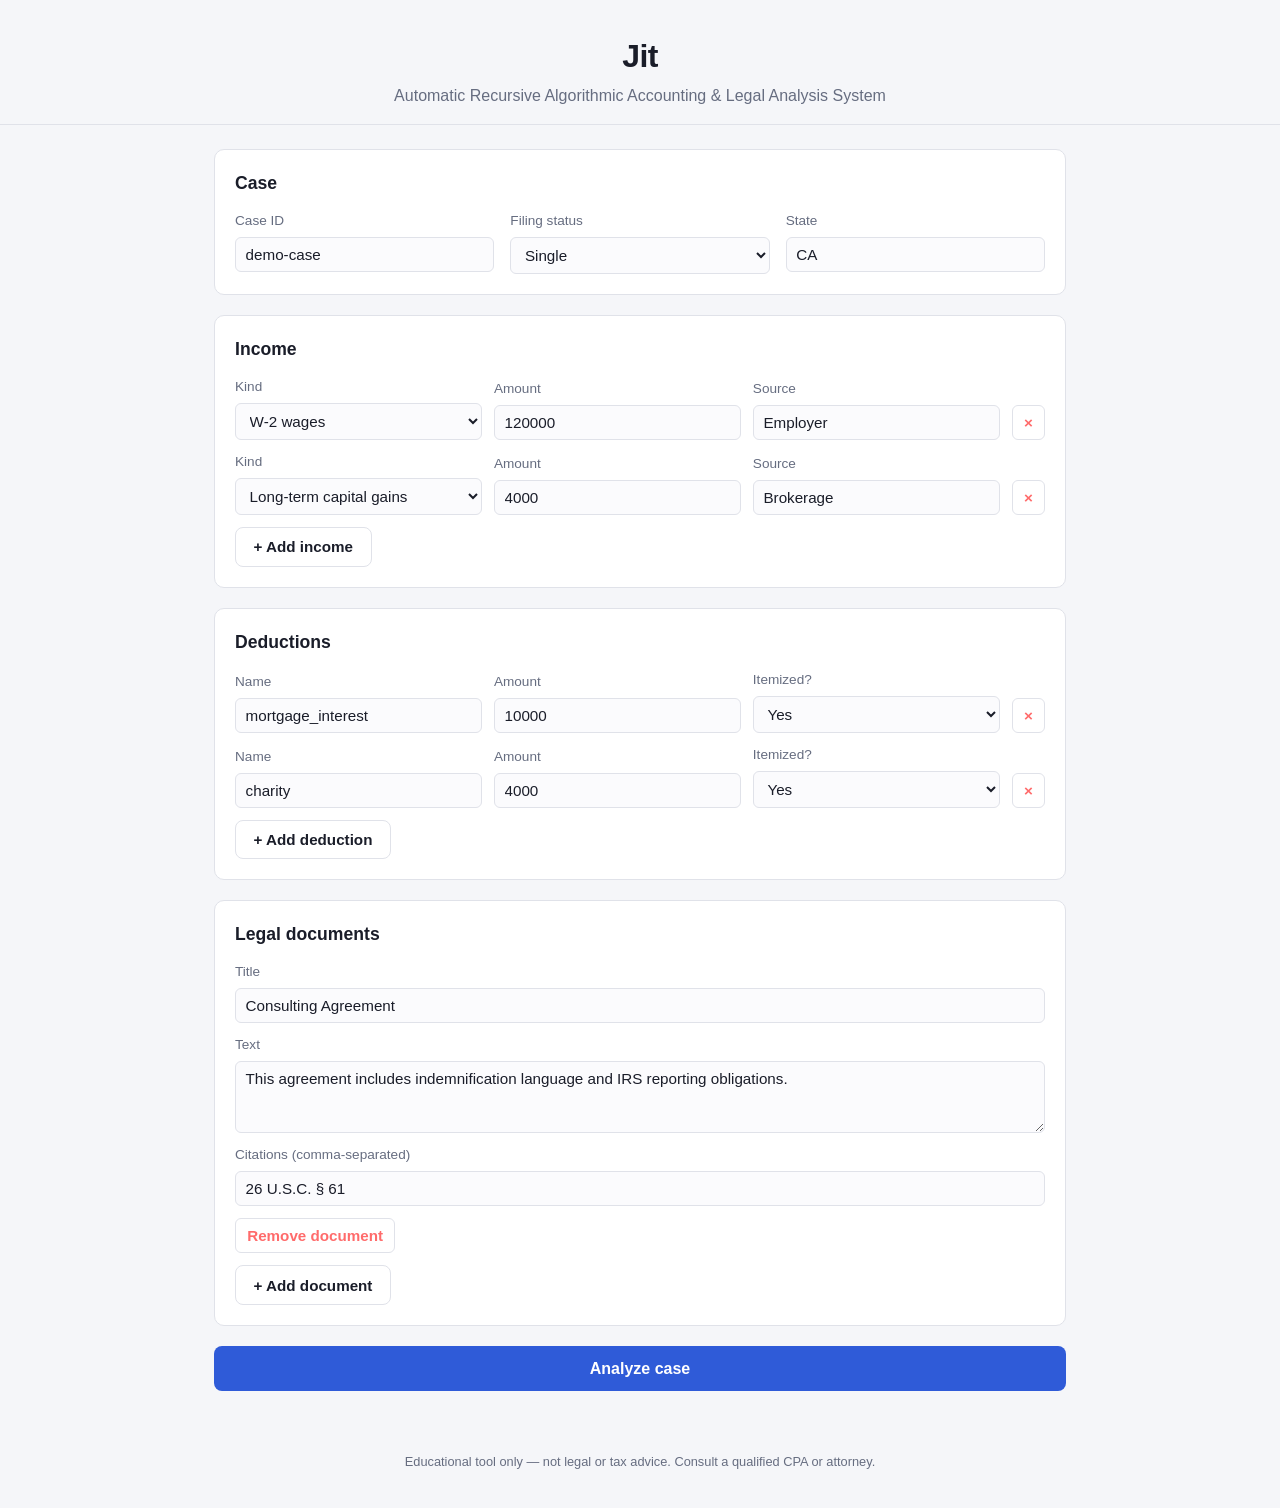
<file: jit/api/static/index.html>
<!doctype html>
<html lang="en">
<head>
  <meta charset="utf-8" />
  <meta name="viewport" content="width=device-width, initial-scale=1" />
  <title>Jit — Accounting &amp; Legal Analysis</title>
  <link rel="stylesheet" href="styles.css" />
</head>
<body>
  <header>
    <h1>Jit</h1>
    <p class="subtitle">Automatic Recursive Algorithmic Accounting &amp; Legal Analysis System</p>
  </header>

  <main>
    <form id="case-form">
      <section>
        <h2>Case</h2>
        <div class="row">
          <label>Case ID
            <input type="text" id="case_id" value="demo-case" required />
          </label>
          <label>Filing status
            <select id="filing_status">
              <option value="single">Single</option>
              <option value="married_filing_jointly">Married filing jointly</option>
              <option value="married_filing_separately">Married filing separately</option>
              <option value="head_of_household">Head of household</option>
              <option value="qualifying_surviving_spouse">Qualifying surviving spouse</option>
            </select>
          </label>
          <label>State
            <input type="text" id="state" value="CA" maxlength="2" />
          </label>
        </div>
      </section>

      <section>
        <h2>Income</h2>
        <div id="incomes"></div>
        <button type="button" class="secondary" data-add="income">+ Add income</button>
      </section>

      <section>
        <h2>Deductions</h2>
        <div id="deductions"></div>
        <button type="button" class="secondary" data-add="deduction">+ Add deduction</button>
      </section>

      <section>
        <h2>Legal documents</h2>
        <div id="documents"></div>
        <button type="button" class="secondary" data-add="document">+ Add document</button>
      </section>

      <button type="submit" id="submit-btn">Analyze case</button>
    </form>

    <section id="results" class="hidden">
      <h2>Results</h2>
      <div id="error" class="error hidden"></div>
      <div id="results-grid" class="grid"></div>
      <details id="audit-trail-wrap">
        <summary>Audit trail</summary>
        <ul id="audit-trail"></ul>
      </details>
    </section>
  </main>

  <footer>
    <p>Educational tool only — not legal or tax advice. Consult a qualified CPA or attorney.</p>
  </footer>

  <script src="app.js"></script>
</body>
</html>
</file>
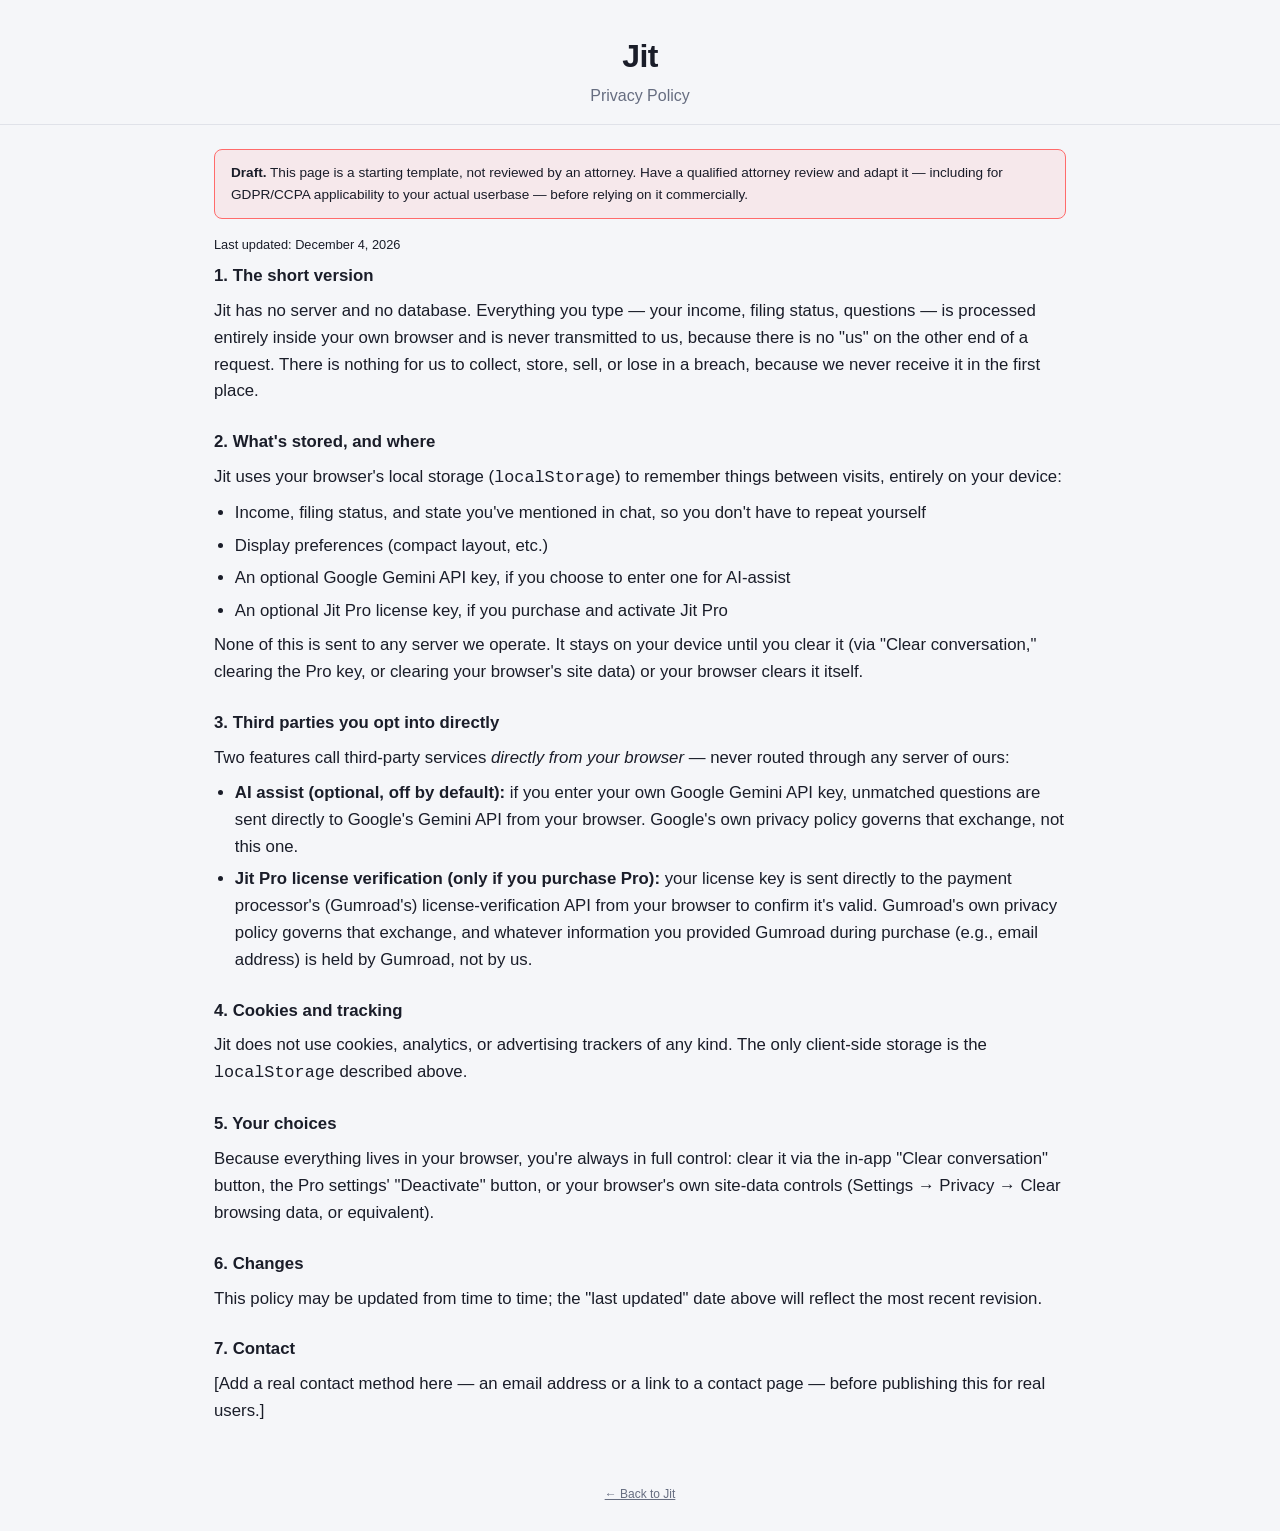
<file: privacy.html>
<!doctype html>
<html lang="en">
<head>
  <meta charset="utf-8" />
  <meta name="viewport" content="width=device-width, initial-scale=1, viewport-fit=cover" />
  <title>Jit — Privacy Policy</title>
  <link rel="icon" href="data:image/svg+xml,<svg xmlns=%22http://www.w3.org/2000/svg%22 viewBox=%220 0 100 100%22><text y=%22.9em%22 font-size=%2290%22>%E2%9A%96%EF%B8%8F</text></svg>" />
  <link rel="stylesheet" href="styles.css" />
</head>
<body>
  <header>
    <h1>Jit</h1>
    <p class="subtitle">Privacy Policy</p>
  </header>

  <main>
    <section class="panel legal-page">
      <div class="draft-notice">
        <strong>Draft.</strong> This page is a starting template, not
        reviewed by an attorney. Have a qualified attorney review and adapt
        it — including for GDPR/CCPA applicability to your actual
        userbase — before relying on it commercially.
      </div>

      <p class="legal-updated">Last updated: <span id="privacy-date"></span></p>

      <h2>1. The short version</h2>
      <p>
        Jit has no server and no database. Everything you type — your
        income, filing status, questions — is processed entirely inside
        your own browser and is never transmitted to us, because there is
        no "us" on the other end of a request. There is nothing for us to
        collect, store, sell, or lose in a breach, because we never
        receive it in the first place.
      </p>

      <h2>2. What's stored, and where</h2>
      <p>
        Jit uses your browser's local storage (<code>localStorage</code>)
        to remember things between visits, entirely on your device:
      </p>
      <ul class="legal-list">
        <li>Income, filing status, and state you've mentioned in chat, so you don't have to repeat yourself</li>
        <li>Display preferences (compact layout, etc.)</li>
        <li>An optional Google Gemini API key, if you choose to enter one for AI-assist</li>
        <li>An optional Jit Pro license key, if you purchase and activate Jit Pro</li>
      </ul>
      <p>
        None of this is sent to any server we operate. It stays on your
        device until you clear it (via "Clear conversation," clearing the
        Pro key, or clearing your browser's site data) or your browser
        clears it itself.
      </p>

      <h2>3. Third parties you opt into directly</h2>
      <p>
        Two features call third-party services <em>directly from your
        browser</em> — never routed through any server of ours:
      </p>
      <ul class="legal-list">
        <li>
          <strong>AI assist (optional, off by default):</strong> if you
          enter your own Google Gemini API key, unmatched questions are
          sent directly to Google's Gemini API from your browser. Google's
          own privacy policy governs that exchange, not this one.
        </li>
        <li>
          <strong>Jit Pro license verification (only if you purchase
          Pro):</strong> your license key is sent directly to the payment
          processor's (Gumroad's) license-verification API from your
          browser to confirm it's valid. Gumroad's own privacy policy
          governs that exchange, and whatever information you provided
          Gumroad during purchase (e.g., email address) is held by
          Gumroad, not by us.
        </li>
      </ul>

      <h2>4. Cookies and tracking</h2>
      <p>
        Jit does not use cookies, analytics, or advertising trackers of
        any kind. The only client-side storage is the
        <code>localStorage</code> described above.
      </p>

      <h2>5. Your choices</h2>
      <p>
        Because everything lives in your browser, you're always in full
        control: clear it via the in-app "Clear conversation" button, the
        Pro settings' "Deactivate" button, or your browser's own site-data
        controls (Settings &rarr; Privacy &rarr; Clear browsing data, or
        equivalent).
      </p>

      <h2>6. Changes</h2>
      <p>
        This policy may be updated from time to time; the "last updated"
        date above will reflect the most recent revision.
      </p>

      <h2>7. Contact</h2>
      <p>
        [Add a real contact method here — an email address or a link to a
        contact page — before publishing this for real users.]
      </p>
    </section>
  </main>

  <footer>
    <p><a href="index.html">&larr; Back to Jit</a></p>
  </footer>

  <script>
    document.getElementById("privacy-date").textContent = new Date().toLocaleDateString("en-US", {
      year: "numeric",
      month: "long",
      day: "numeric",
    });
  </script>
</body>
</html>
</file>
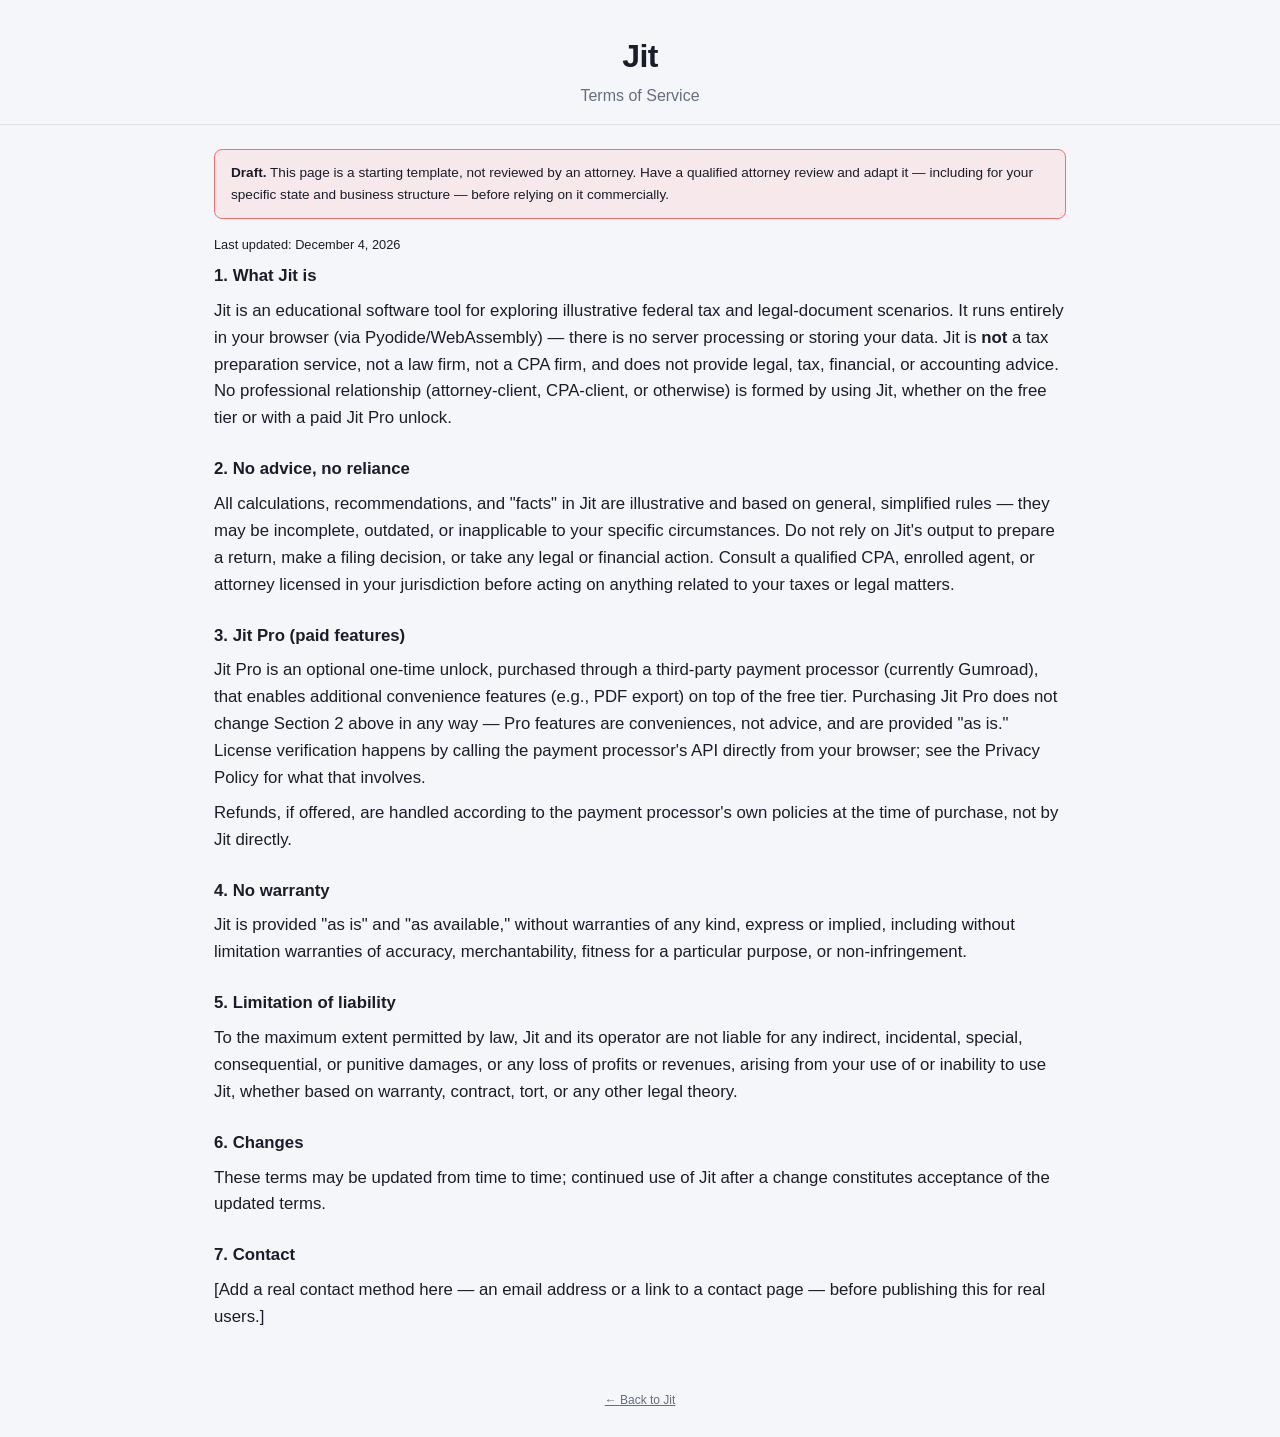
<file: terms.html>
<!doctype html>
<html lang="en">
<head>
  <meta charset="utf-8" />
  <meta name="viewport" content="width=device-width, initial-scale=1, viewport-fit=cover" />
  <title>Jit — Terms of Service</title>
  <link rel="icon" href="data:image/svg+xml,<svg xmlns=%22http://www.w3.org/2000/svg%22 viewBox=%220 0 100 100%22><text y=%22.9em%22 font-size=%2290%22>%E2%9A%96%EF%B8%8F</text></svg>" />
  <link rel="stylesheet" href="styles.css" />
</head>
<body>
  <header>
    <h1>Jit</h1>
    <p class="subtitle">Terms of Service</p>
  </header>

  <main>
    <section class="panel legal-page">
      <div class="draft-notice">
        <strong>Draft.</strong> This page is a starting template, not
        reviewed by an attorney. Have a qualified attorney review and adapt
        it — including for your specific state and business structure —
        before relying on it commercially.
      </div>

      <p class="legal-updated">Last updated: <span id="terms-date"></span></p>

      <h2>1. What Jit is</h2>
      <p>
        Jit is an educational software tool for exploring illustrative
        federal tax and legal-document scenarios. It runs entirely in your
        browser (via Pyodide/WebAssembly) — there is no server processing
        or storing your data. Jit is <strong>not</strong> a tax preparation
        service, not a law firm, not a CPA firm, and does not provide
        legal, tax, financial, or accounting advice. No professional
        relationship (attorney-client, CPA-client, or otherwise) is formed
        by using Jit, whether on the free tier or with a paid Jit Pro
        unlock.
      </p>

      <h2>2. No advice, no reliance</h2>
      <p>
        All calculations, recommendations, and "facts" in Jit are
        illustrative and based on general, simplified rules — they may be
        incomplete, outdated, or inapplicable to your specific
        circumstances. Do not rely on Jit's output to prepare a return,
        make a filing decision, or take any legal or financial action.
        Consult a qualified CPA, enrolled agent, or attorney licensed in
        your jurisdiction before acting on anything related to your taxes
        or legal matters.
      </p>

      <h2>3. Jit Pro (paid features)</h2>
      <p>
        Jit Pro is an optional one-time unlock, purchased through a
        third-party payment processor (currently Gumroad), that enables
        additional convenience features (e.g., PDF export) on top of the
        free tier. Purchasing Jit Pro does not change Section 2 above in
        any way — Pro features are conveniences, not advice, and are
        provided "as is." License verification happens by calling the
        payment processor's API directly from your browser; see the
        Privacy Policy for what that involves.
      </p>
      <p>
        Refunds, if offered, are handled according to the payment
        processor's own policies at the time of purchase, not by Jit
        directly.
      </p>

      <h2>4. No warranty</h2>
      <p>
        Jit is provided "as is" and "as available," without warranties of
        any kind, express or implied, including without limitation
        warranties of accuracy, merchantability, fitness for a particular
        purpose, or non-infringement.
      </p>

      <h2>5. Limitation of liability</h2>
      <p>
        To the maximum extent permitted by law, Jit and its operator are
        not liable for any indirect, incidental, special, consequential,
        or punitive damages, or any loss of profits or revenues, arising
        from your use of or inability to use Jit, whether based on
        warranty, contract, tort, or any other legal theory.
      </p>

      <h2>6. Changes</h2>
      <p>
        These terms may be updated from time to time; continued use of Jit
        after a change constitutes acceptance of the updated terms.
      </p>

      <h2>7. Contact</h2>
      <p>
        [Add a real contact method here — an email address or a link to a
        contact page — before publishing this for real users.]
      </p>
    </section>
  </main>

  <footer>
    <p><a href="index.html">&larr; Back to Jit</a></p>
  </footer>

  <script>
    document.getElementById("terms-date").textContent = new Date().toLocaleDateString("en-US", {
      year: "numeric",
      month: "long",
      day: "numeric",
    });
  </script>
</body>
</html>
</file>
<file: jit/api/static/styles.css>
:root {
  color-scheme: light dark;
  --bg: #0f1117;
  --surface: #171a23;
  --border: #2a2e3a;
  --text: #e7e9ee;
  --muted: #9aa1b1;
  --accent: #5b8cff;
  --accent-text: #0b0d12;
  --danger: #ff6b6b;
}

* { box-sizing: border-box; }

body {
  margin: 0;
  font-family: -apple-system, BlinkMacSystemFont, "Segoe UI", Roboto, Helvetica, Arial, sans-serif;
  background: var(--bg);
  color: var(--text);
  line-height: 1.5;
}

header {
  padding: 2rem 1.5rem 1rem;
  text-align: center;
  border-bottom: 1px solid var(--border);
}

header h1 { margin: 0; font-size: 2rem; letter-spacing: -0.02em; }
.subtitle { color: var(--muted); margin: 0.25rem 0 0; }

main {
  max-width: 900px;
  margin: 0 auto;
  padding: 1.5rem;
}

section {
  background: var(--surface);
  border: 1px solid var(--border);
  border-radius: 10px;
  padding: 1.25rem;
  margin-bottom: 1.25rem;
}

section h2 {
  margin-top: 0;
  font-size: 1.1rem;
}

.row {
  display: flex;
  gap: 1rem;
  flex-wrap: wrap;
}

label {
  display: flex;
  flex-direction: column;
  gap: 0.35rem;
  font-size: 0.85rem;
  color: var(--muted);
  flex: 1;
  min-width: 140px;
}

input, select, textarea {
  background: #0c0e14;
  border: 1px solid var(--border);
  color: var(--text);
  border-radius: 6px;
  padding: 0.5rem 0.6rem;
  font-size: 0.95rem;
  font-family: inherit;
}

textarea { resize: vertical; min-height: 4.5rem; }

.item-row {
  display: flex;
  gap: 0.75rem;
  align-items: flex-end;
  margin-bottom: 0.75rem;
  flex-wrap: wrap;
}

.item-row .remove {
  background: transparent;
  border: 1px solid var(--border);
  color: var(--danger);
  border-radius: 6px;
  padding: 0.5rem 0.7rem;
  cursor: pointer;
  height: fit-content;
}

button {
  cursor: pointer;
  border: none;
  border-radius: 8px;
  padding: 0.65rem 1.1rem;
  font-size: 0.95rem;
  font-weight: 600;
}

button[type="submit"] {
  background: var(--accent);
  color: var(--accent-text);
  width: 100%;
  padding: 0.85rem;
  font-size: 1rem;
}

button.secondary {
  background: transparent;
  border: 1px solid var(--border);
  color: var(--text);
}

button:disabled { opacity: 0.6; cursor: wait; }

.hidden { display: none !important; }

.error {
  background: #2a1418;
  border: 1px solid var(--danger);
  color: var(--danger);
  padding: 0.75rem 1rem;
  border-radius: 8px;
  margin-bottom: 1rem;
}

.grid {
  display: grid;
  grid-template-columns: repeat(auto-fit, minmax(260px, 1fr));
  gap: 1rem;
}

.card {
  background: #0c0e14;
  border: 1px solid var(--border);
  border-radius: 10px;
  padding: 1rem;
}

.card h3 {
  margin: 0 0 0.75rem;
  font-size: 0.95rem;
  text-transform: uppercase;
  letter-spacing: 0.04em;
  color: var(--muted);
}

.kv { display: flex; justify-content: space-between; padding: 0.25rem 0; font-size: 0.9rem; }
.kv span:first-child { color: var(--muted); }
.kv .big { font-size: 1.4rem; font-weight: 700; color: var(--accent); }

.tag-list { display: flex; flex-wrap: wrap; gap: 0.35rem; margin-top: 0.5rem; }
.tag {
  background: rgba(91, 140, 255, 0.15);
  color: var(--accent);
  border-radius: 999px;
  padding: 0.15rem 0.6rem;
  font-size: 0.8rem;
}

#audit-trail-wrap { margin-top: 1rem; color: var(--muted); font-size: 0.9rem; }
#audit-trail { padding-left: 1.2rem; }

footer {
  text-align: center;
  color: var(--muted);
  font-size: 0.8rem;
  padding: 1.5rem;
}

@media (prefers-color-scheme: light) {
  :root {
    --bg: #f5f6f9;
    --surface: #ffffff;
    --border: #e0e2e9;
    --text: #1a1d29;
    --muted: #666d80;
    --accent: #2f5bd8;
    --accent-text: #ffffff;
  }
  input, select, textarea { background: #fbfbfd; }
  .card { background: #fbfbfd; }
  .error { background: #fdecec; }
  .tag { background: rgba(47, 91, 216, 0.1); }
}
</file>
<file: styles.css>
:root {
  color-scheme: light dark;
  --bg: #0f1117;
  --surface: #171a23;
  --border: #2a2e3a;
  --text: #e7e9ee;
  --muted: #9aa1b1;
  --accent: #5b8cff;
  --accent-text: #0b0d12;
  --danger: #ff6b6b;
  --ok: #4fd1a5;
}

* { box-sizing: border-box; -webkit-tap-highlight-color: transparent; }

body {
  margin: 0;
  font-family: -apple-system, BlinkMacSystemFont, "Segoe UI", Roboto, Helvetica, Arial, sans-serif;
  background: var(--bg);
  color: var(--text);
  line-height: 1.5;
  padding-bottom: env(safe-area-inset-bottom);
}

header {
  padding: 1.5rem 1rem 0.75rem;
  text-align: center;
  border-bottom: 1px solid var(--border);
}

header h1 { margin: 0; font-size: 1.75rem; letter-spacing: -0.02em; }
.subtitle { color: var(--muted); margin: 0.25rem 0 0; font-size: 0.9rem; }
.engine-status {
  margin: 0.5rem 0 0;
  font-size: 0.8rem;
  color: var(--muted);
}
.engine-status.ready { color: var(--ok); }
.engine-status.error { color: var(--danger); }

main {
  max-width: 720px;
  margin: 0 auto;
  padding: 1rem;
}

/* Tablet and up: a bit more breathing room than the phone-first defaults
   above, without letting line length get so wide it's hard to read. */
@media (min-width: 640px) {
  header { padding: 2rem 1.5rem 1rem; }
  header h1 { font-size: 2rem; }
  .subtitle { font-size: 1rem; }
  main { max-width: 820px; padding: 1.5rem; }
}

/* Desktop: slightly wider still, plus a touch more base font size since
   there's no longer a thumb/viewport constraint driving the phone sizing. */
@media (min-width: 1024px) {
  main { max-width: 900px; }
  body { font-size: 1.05rem; }
}

.panel h2 { margin: 0 0 0.25rem; font-size: 1.2rem; }
.panel-head { display: flex; align-items: baseline; justify-content: space-between; gap: 0.75rem; }
.panel-head h2 { margin: 0; }
.panel-actions { display: flex; gap: 0.9rem; }
.hint { color: var(--muted); font-size: 0.85rem; margin: 0 0 1rem; }
.hint code { color: var(--accent); }

.link-btn {
  background: none;
  border: none;
  color: var(--muted);
  font-size: 0.8rem;
  font-weight: 600;
  padding: 0.2rem 0;
  text-decoration: underline;
  border-radius: 0;
}
.link-btn:hover { color: var(--accent); }
.link-btn:disabled { opacity: 0.4; cursor: not-allowed; text-decoration: none; }
.link-btn:disabled:hover { color: var(--muted); }

form {
  background: var(--surface);
  border: 1px solid var(--border);
  border-radius: 10px;
  padding: 1rem;
}

.chat-log { display: flex; flex-direction: column; gap: 0.6rem; margin-bottom: 1rem; }
.chat-log:empty { display: none; }
.chat-msg {
  max-width: 85%;
  padding: 0.6rem 0.85rem;
  border-radius: 12px;
  font-size: 0.9rem;
  line-height: 1.4;
}
.chat-msg.user {
  align-self: flex-end;
  background: var(--accent);
  color: var(--accent-text);
  border-bottom-right-radius: 3px;
}
.chat-msg.assistant {
  align-self: flex-start;
  background: var(--surface);
  border: 1px solid var(--border);
  border-bottom-left-radius: 3px;
}
.chat-msg.assistant .intent-tag {
  display: block;
  font-size: 0.7rem;
  color: var(--muted);
  text-transform: uppercase;
  letter-spacing: 0.03em;
  margin-bottom: 0.3rem;
}
#chat-form { display: flex; gap: 0.6rem; align-items: flex-end; }
#chat-form textarea { flex: 1; }
#chat-form button { flex: 0 0 auto; margin-top: 0; }

input, select, textarea {
  background: #0c0e14;
  border: 1px solid var(--border);
  color: var(--text);
  border-radius: 6px;
  padding: 0.55rem 0.6rem;
  font-size: 1rem;
  font-family: inherit;
  width: 100%;
}

textarea { resize: vertical; }

button { cursor: pointer; border: none; border-radius: 8px; padding: 0.6rem 1rem; font-size: 0.9rem; font-weight: 600; font-family: inherit; }
button.run { background: var(--accent); color: var(--accent-text); padding: 0.8rem 1.3rem; font-size: 1rem; }
button.run:disabled { opacity: 0.6; }

.error-box {
  background: #2a1418;
  border: 1px solid var(--danger);
  color: var(--danger);
  padding: 0.75rem 1rem;
  border-radius: 8px;
  font-size: 0.85rem;
}

.card {
  background: #0c0e14;
  border: 1px solid var(--border);
  border-radius: 10px;
  padding: 1rem;
  margin-bottom: 0.75rem;
}
.card h3 { margin: 0 0 0.6rem; font-size: 0.85rem; text-transform: uppercase; letter-spacing: 0.03em; color: var(--muted); }
.kv { display: flex; justify-content: space-between; gap: 1rem; padding: 0.22rem 0; font-size: 0.88rem; border-bottom: 1px dashed var(--border); }
.kv:last-child { border-bottom: none; }
.kv span:first-child { color: var(--muted); }
.kv .big { font-size: 1.3rem; font-weight: 700; color: var(--accent); }
.tag-list { display: flex; flex-wrap: wrap; gap: 0.35rem; margin-top: 0.6rem; }
.tag { background: rgba(91, 140, 255, 0.15); color: var(--accent); border-radius: 999px; padding: 0.15rem 0.6rem; font-size: 0.75rem; }
.list-item { font-size: 0.85rem; padding: 0.3rem 0; border-bottom: 1px dashed var(--border); }
.list-item:last-child { border-bottom: none; }

/* Compact result cards — one class toggled on <body>, applies uniformly to
   every renderer's output (tax, deductions, AMT, risk, full case, etc.)
   without touching each renderer individually. */
body.compact .card { padding: 0.55rem 0.7rem; margin-bottom: 0.4rem; }
body.compact .card h3 { margin: 0 0 0.3rem; font-size: 0.7rem; }
body.compact .kv { padding: 0.12rem 0; font-size: 0.78rem; }
body.compact .kv .big { font-size: 1.05rem; }
body.compact .tag-list { margin-top: 0.35rem; gap: 0.25rem; }
body.compact .tag { padding: 0.1rem 0.45rem; font-size: 0.7rem; }
body.compact .list-item { padding: 0.18rem 0; font-size: 0.78rem; }

.insights-panel {
  background: rgba(91, 140, 255, 0.08);
  border: 1px solid var(--border);
  border-radius: 10px;
  padding: 0.85rem 1rem;
  margin-bottom: 1rem;
  font-size: 0.85rem;
}
.insights-panel:empty { display: none; padding: 0; margin: 0; border: none; }
.insights-panel h3 { margin: 0 0 0.4rem; font-size: 0.8rem; text-transform: uppercase; letter-spacing: 0.03em; color: var(--muted); }
.insights-panel ul { margin: 0; padding-left: 1.1rem; }
.insights-panel li { margin: 0.25rem 0; }

/* attention_level cross-references how many independent session-insight
   signals fired at once into one summary level, shown here as a border
   accent rather than making the flags themselves louder. */
.insights-panel.attention-mild { border-left: 3px solid #d9a441; }
.insights-panel.attention-elevated { border-left: 3px solid var(--danger); background: rgba(255, 107, 107, 0.08); }

details.settings {
  margin-top: 1rem;
  font-size: 0.85rem;
  color: var(--muted);
}
details.settings summary { cursor: pointer; color: var(--text); font-weight: 600; }
details.settings .hint { margin: 0.6rem 0; }
.checkbox-row { display: flex; align-items: center; gap: 0.5rem; margin: 0.5rem 0; }
.checkbox-row input { width: auto; }
.key-row { display: flex; gap: 0.5rem; align-items: center; }
.key-row input { flex: 1; }

pre.raw {
  background: #0c0e14;
  border: 1px solid var(--border);
  border-radius: 8px;
  padding: 0.75rem;
  font-size: 0.75rem;
  overflow-x: auto;
  color: var(--muted);
}

footer { text-align: center; color: var(--muted); font-size: 0.75rem; padding: 1.5rem 1rem; }
footer p { margin: 0.25rem 0; }
footer a { color: var(--muted); }
footer a:hover { color: var(--accent); }

/* Terms/Privacy pages */
.legal-page { line-height: 1.6; }
.legal-page h2 { font-size: 1.05rem; margin: 1.5rem 0 0.5rem; }
.legal-page h2:first-of-type { margin-top: 0; }
.legal-page p { margin: 0.5rem 0; color: var(--text); }
.legal-list { margin: 0.5rem 0; padding-left: 1.3rem; }
.legal-list li { margin: 0.35rem 0; }
.legal-updated { color: var(--muted); font-size: 0.8rem; }
.draft-notice {
  background: rgba(255, 107, 107, 0.1);
  border: 1px solid var(--danger);
  border-radius: 8px;
  padding: 0.75rem 1rem;
  margin-bottom: 1rem;
  font-size: 0.85rem;
  color: var(--text);
}

/* PDF export (Jit Pro): print only the conversation itself, cleanly. */
@media print {
  header .engine-status,
  .panel-actions,
  .hint,
  #chat-form,
  details.settings,
  footer {
    display: none !important;
  }
  body { background: #fff; color: #000; }
  .chat-msg { break-inside: avoid; border: 1px solid #ccc !important; }
  .card { break-inside: avoid; border: 1px solid #ccc !important; background: #fff !important; }
  .insights-panel { border: 1px solid #ccc !important; background: #fff !important; }
}

@media (prefers-color-scheme: light) {
  :root {
    --bg: #f5f6f9;
    --surface: #ffffff;
    --border: #e0e2e9;
    --text: #1a1d29;
    --muted: #666d80;
    --accent: #2f5bd8;
    --accent-text: #ffffff;
  }
  input, select, textarea { background: #fbfbfd; }
  .card { background: #fbfbfd; }
  .error-box { background: #fdecec; }
  .tag { background: rgba(47, 91, 216, 0.1); }
  pre.raw { background: #fbfbfd; }
}
</file>
